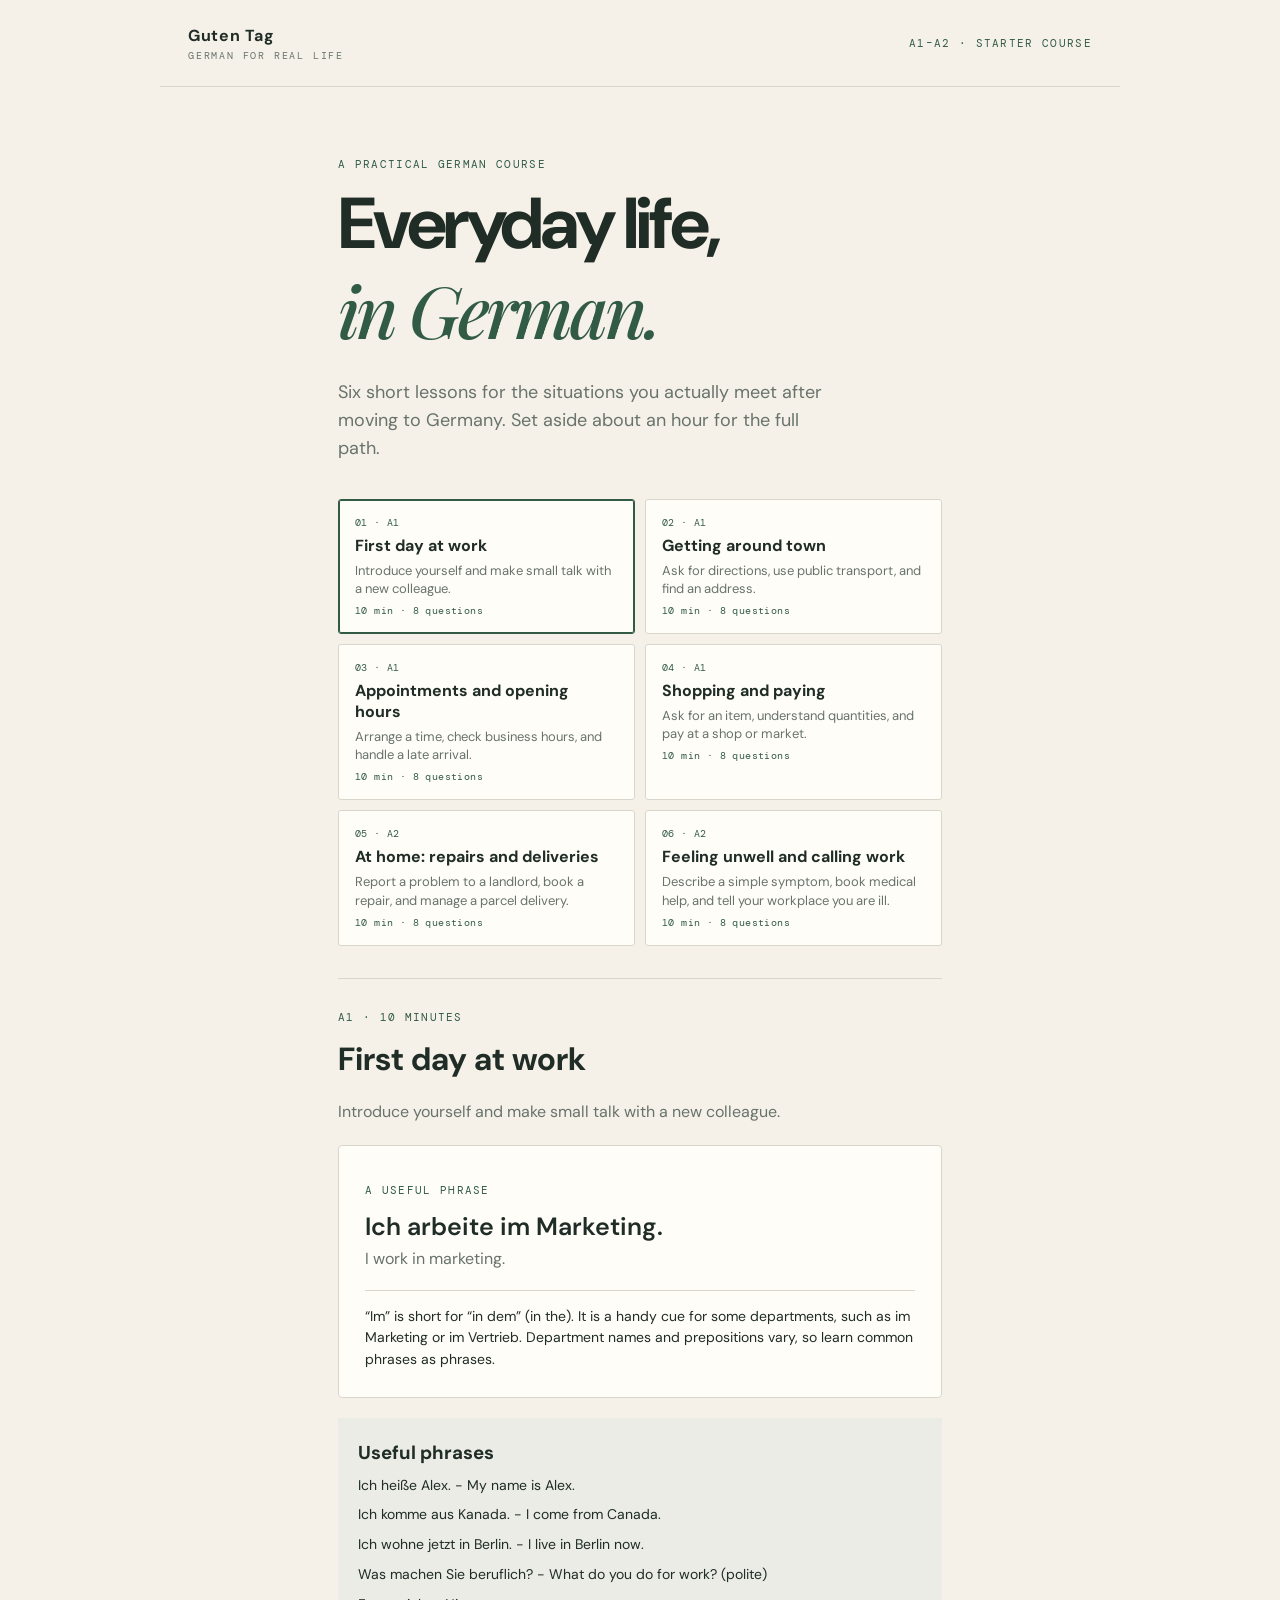
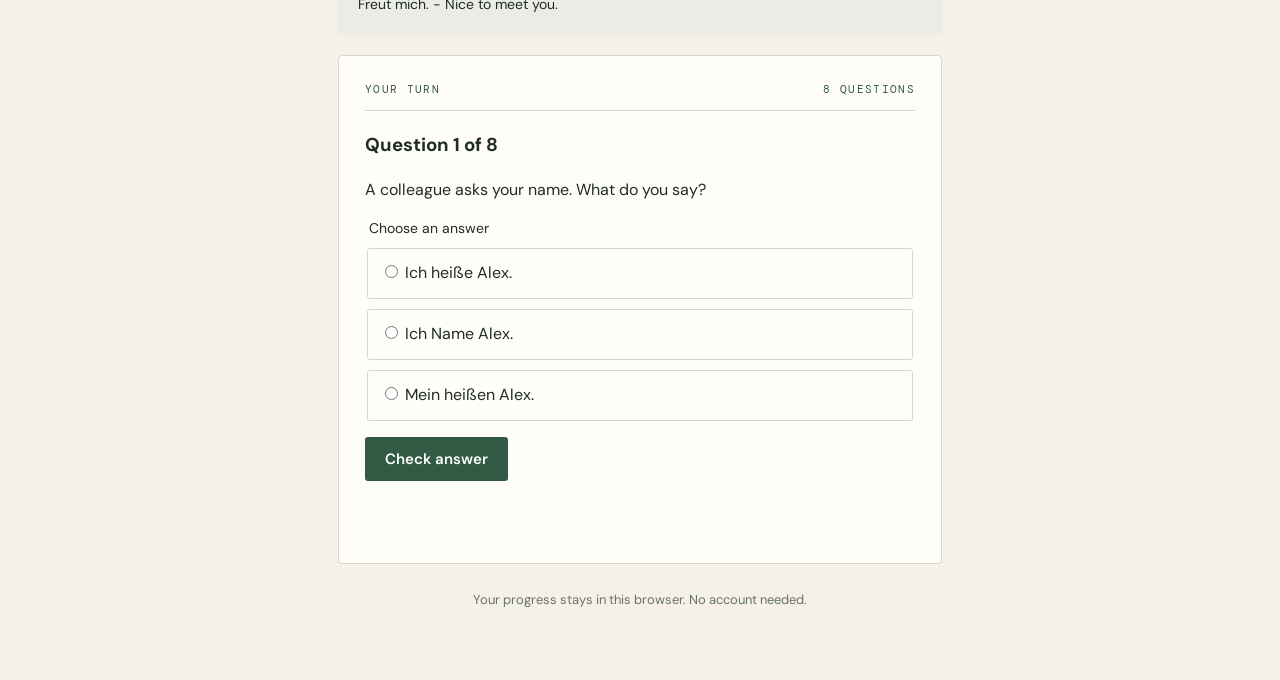
<file: index.html>
<!doctype html>
<html lang="en">
<head>
  <meta charset="utf-8"><meta name="viewport" content="width=device-width, initial-scale=1">
  <meta name="theme-color" content="#f5f1e8"><title>German for Real Life · A1–A2</title>
  <link rel="stylesheet" href="styles.css">
  <script defer src="content/course.js"></script><script defer src="app.js"></script>
</head>
<body>
  <header><a class="brand" href="./">Guten Tag<span>GERMAN FOR REAL LIFE</span></a><span class="level">A1–A2 · STARTER COURSE</span></header>
  <main>
    <p class="eyebrow">A PRACTICAL GERMAN COURSE</p><h1>Everyday life,<br><em>in German.</em></h1>
    <p class="intro">Six short lessons for the situations you actually meet after moving to Germany. Set aside about an hour for the full path.</p>
    <nav class="lesson-list" aria-label="Course lessons" id="lesson-list"></nav>
    <div id="lesson-view" aria-live="polite"></div>
    <p class="privacy">Your progress stays in this browser. No account needed.</p>
  </main>
</body></html>
</file>
<file: styles.css>
@import url('https://fonts.googleapis.com/css2?family=DM+Mono:wght@400;500&family=DM+Sans:wght@400;500;600;700&family=Playfair+Display:ital,wght@0,500;1,500&display=swap');
:root{color-scheme:light;--ink:#202c26;--muted:#68736c;--paper:#f5f1e8;--green:#315b45;--line:#d9d7cc}*{box-sizing:border-box}body{margin:0;background:var(--paper);color:var(--ink);font:16px/1.55 'DM Sans',sans-serif}header{max-width:960px;margin:auto;padding:24px 28px;display:flex;justify-content:space-between;align-items:center;border-bottom:1px solid var(--line)}.brand{color:var(--ink);font-weight:700;text-decoration:none;letter-spacing:.04em}.brand span{display:block;font:10px 'DM Mono',monospace;letter-spacing:.18em;color:var(--muted)}.level,.eyebrow,.duration{font:11px 'DM Mono',monospace;letter-spacing:.12em;color:var(--green)}main{max-width:660px;margin:70px auto;padding:0 28px}h1{font-size:clamp(42px,8vw,72px);line-height:1.03;letter-spacing:-.05em;margin:16px 0}h1 em{font:italic 500 1em 'Playfair Display',serif;color:var(--green)}.intro{max-width:490px;color:var(--muted);font-size:18px;margin:22px 0 36px}.phrase,.quiz{padding:26px;background:#fffdf8;border:1px solid var(--line);border-radius:4px;margin:20px 0}.german{font-size:25px;font-weight:600;margin:8px 0 0}.translation{margin:0;color:var(--muted)}.tip{border-top:1px solid var(--line);padding-top:15px;margin:18px 0 0;font-size:14px}.section-head{display:flex;justify-content:space-between;gap:10px;border-bottom:1px solid var(--line);padding-bottom:14px}h2{font-size:22px}fieldset{border:0;padding:0;display:grid;gap:10px}legend{margin-bottom:8px;font-size:14px}label{display:block;padding:12px;border:1px solid var(--line);border-radius:3px;cursor:pointer}label:has(input:checked){border-color:var(--green);background:#edf2ed}input{accent-color:var(--green)}button{margin-top:16px;padding:12px 20px;background:var(--green);color:white;border:0;border-radius:3px;font:600 15px 'DM Sans',sans-serif;cursor:pointer}button:focus-visible,input:focus-visible{outline:3px solid #d48b3f;outline-offset:2px}#feedback{min-height:24px}.privacy{text-align:center;color:var(--muted);font-size:13px;margin:26px 0}@media(max-width:520px){header{padding:18px}main{margin:44px auto;padding:0 18px}.phrase,.quiz{padding:20px}.german{font-size:22px}.duration{font-size:9px}}
.lesson-list{display:grid;grid-template-columns:repeat(2,minmax(0,1fr));gap:10px;margin:32px 0}.lesson-card{margin:0;padding:16px;text-align:left;background:#fffdf8;color:var(--ink);border:1px solid var(--line);display:flex;flex-direction:column;gap:6px;font-weight:400}.lesson-card strong{font-size:16px}.lesson-card span:not(.lesson-number){font-size:13px;color:var(--muted);line-height:1.4}.lesson-card small,.lesson-number{font:10px 'DM Mono',monospace;letter-spacing:.04em;color:var(--green)}.lesson-card.active{border-color:var(--green);box-shadow:inset 0 0 0 1px var(--green)}.lesson-card:focus-visible{outline:3px solid #d48b3f;outline-offset:2px}.lesson-content{border-top:1px solid var(--line);padding-top:20px}.lesson-content h2{font-size:32px;margin:8px 0}.lesson-situation{color:var(--muted)}.phrase-bank{background:#eaece5;padding:20px;margin:20px 0}.phrase-bank h3{margin:0 0 8px}.phrase-bank ul{list-style:none;padding:0;margin:0;display:grid;gap:8px}.phrase-bank li{font-size:14px}.secondary{margin-left:8px;background:#68736c}@media(max-width:520px){.lesson-list{grid-template-columns:1fr;gap:8px}.lesson-card{padding:13px}.lesson-content h2{font-size:27px}.secondary{margin-left:0}}
</file>
